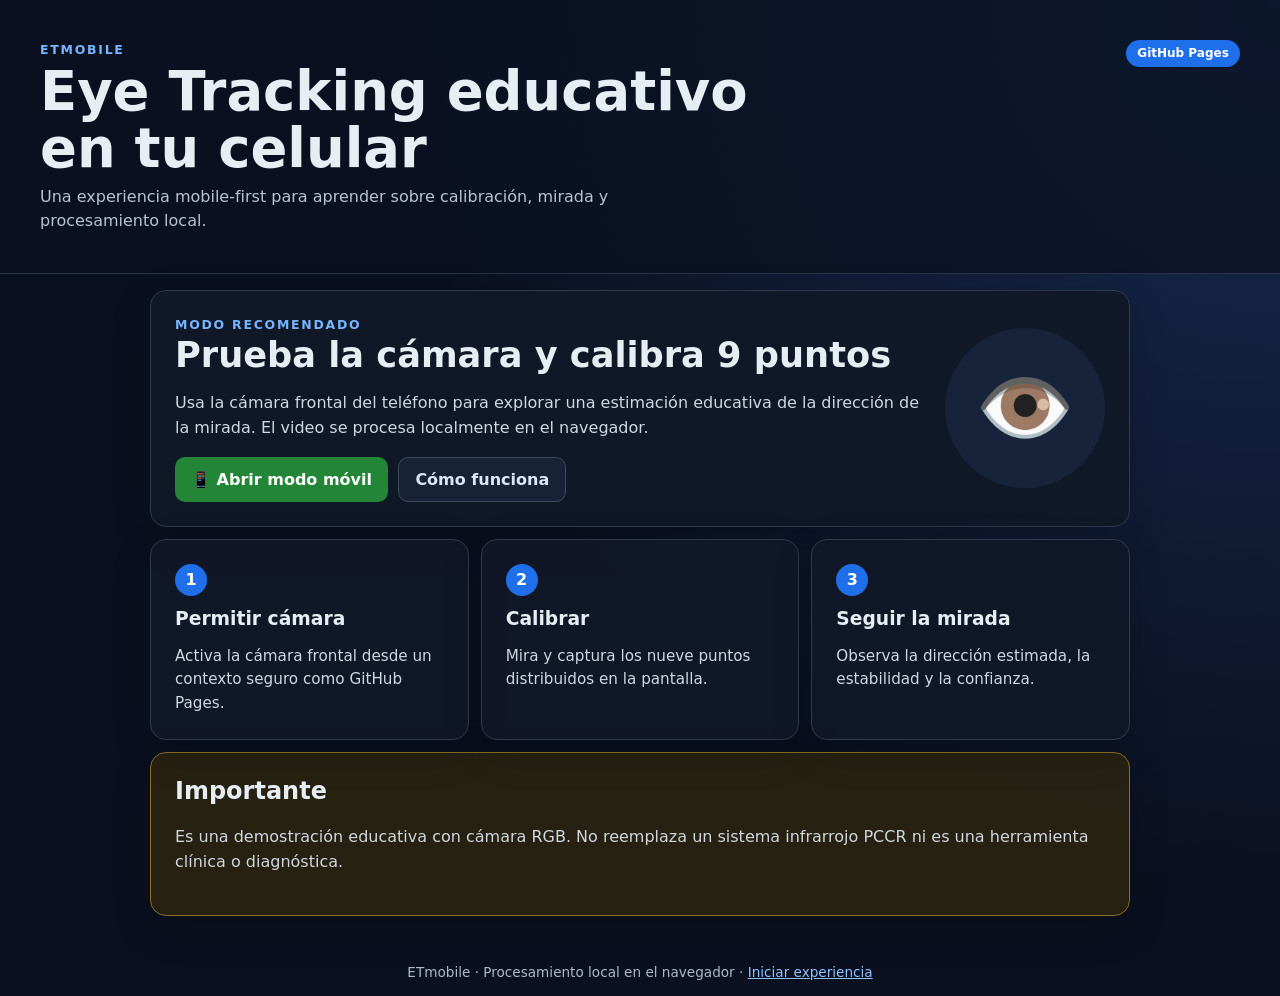
<file: index.html>
<!doctype html>
<html lang="es">
<head>
  <meta charset="utf-8">
  <meta name="viewport" content="width=device-width, initial-scale=1, viewport-fit=cover">
  <meta name="theme-color" content="#0b1020">
  <title>ETmobile · Eye Tracking educativo</title>
  <link rel="stylesheet" href="style.css">
</head>
<body>
  <header class="site-header">
    <div>
      <p class="eyebrow">ETmobile</p>
      <h1>Eye Tracking educativo en tu celular</h1>
      <p class="subtitle">Una experiencia mobile-first para aprender sobre calibración, mirada y procesamiento local.</p>
    </div>
    <span class="badge">GitHub Pages</span>
  </header>
  <main class="container">
    <section class="hero card">
      <div>
        <p class="eyebrow">Modo recomendado</p>
        <h2>Prueba la cámara y calibra 9 puntos</h2>
        <p>Usa la cámara frontal del teléfono para explorar una estimación educativa de la dirección de la mirada. El video se procesa localmente en el navegador.</p>
        <div class="actions"><a class="button primary" href="mobile_eye_tracking.html">📱 Abrir modo móvil</a><a class="button secondary" href="#como-funciona">Cómo funciona</a></div>
      </div>
      <div class="hero-visual" aria-hidden="true">👁️</div>
    </section>
    <section id="como-funciona" class="grid">
      <article class="card"><span class="number">1</span><h3>Permitir cámara</h3><p>Activa la cámara frontal desde un contexto seguro como GitHub Pages.</p></article>
      <article class="card"><span class="number">2</span><h3>Calibrar</h3><p>Mira y captura los nueve puntos distribuidos en la pantalla.</p></article>
      <article class="card"><span class="number">3</span><h3>Seguir la mirada</h3><p>Observa la dirección estimada, la estabilidad y la confianza.</p></article>
    </section>
    <section class="card notice"><h2>Importante</h2><p>Es una demostración educativa con cámara RGB. No reemplaza un sistema infrarrojo PCCR ni es una herramienta clínica o diagnóstica.</p></section>
  </main>
  <footer>ETmobile · Procesamiento local en el navegador · <a href="mobile_eye_tracking.html">Iniciar experiencia</a></footer>
</body>
</html>
</file>
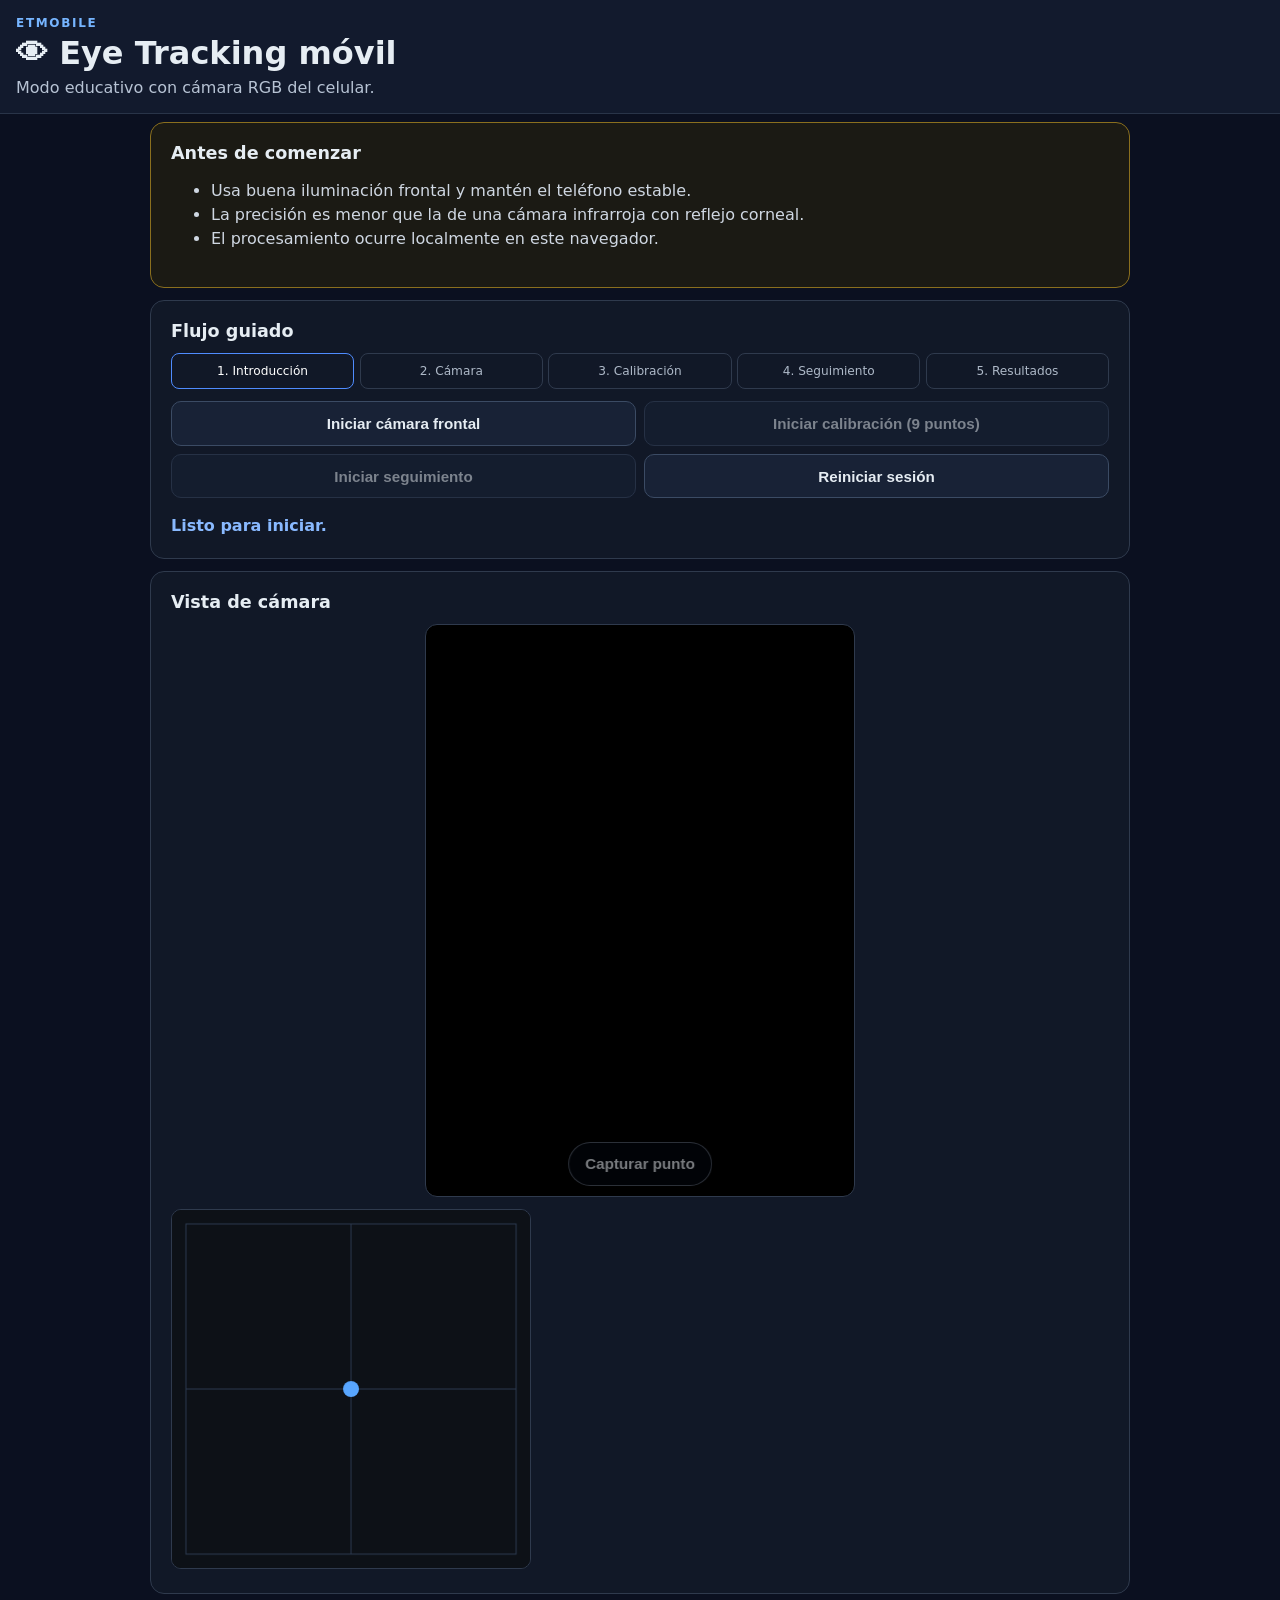
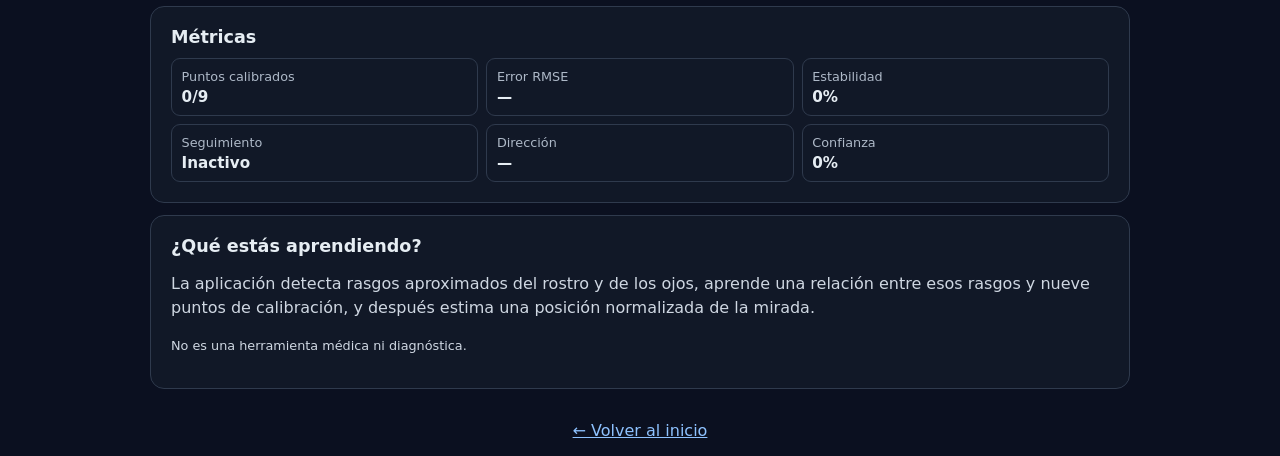
<file: mobile_eye_tracking.html>
<!doctype html>
<html lang="es">
<head><meta charset="utf-8"><meta name="viewport" content="width=device-width, initial-scale=1, viewport-fit=cover"><meta name="theme-color" content="#0b1020"><title>ETmobile · Modo móvil</title><link rel="stylesheet" href="mobile_eye_tracking.css"></head>
<body>
<header><p class="eyebrow">ETmobile</p><h1>👁 Eye Tracking móvil</h1><p>Modo educativo con cámara RGB del celular.</p></header>
<main>
<section class="card warning"><h2>Antes de comenzar</h2><ul><li>Usa buena iluminación frontal y mantén el teléfono estable.</li><li>La precisión es menor que la de una cámara infrarroja con reflejo corneal.</li><li>El procesamiento ocurre localmente en este navegador.</li></ul></section>
<section class="card"><h2>Flujo guiado</h2><ol id="stage-list"><li data-stage="intro" class="active">1. Introducción</li><li data-stage="camera">2. Cámara</li><li data-stage="calibration">3. Calibración</li><li data-stage="tracking">4. Seguimiento</li><li data-stage="results">5. Resultados</li></ol><div class="actions"><button id="btn-start-camera">Iniciar cámara frontal</button><button id="btn-start-calibration" disabled>Iniciar calibración (9 puntos)</button><button id="btn-start-tracking" disabled>Iniciar seguimiento</button><button id="btn-reset">Reiniciar sesión</button></div><p id="status" class="status">Listo para iniciar.</p></section>
<section class="card viewer"><h2>Vista de cámara</h2><div class="video-wrap"><video id="video" autoplay playsinline muted></video><canvas id="overlay"></canvas><div id="target" class="target hidden"></div><button id="btn-capture" class="capture-overlay-btn" disabled>Capturar punto</button></div><canvas id="plot" width="360" height="360"></canvas></section>
<section class="card metrics"><h2>Métricas</h2><div class="metrics-grid"><div><span>Puntos calibrados</span><strong id="m-cal-points">0/9</strong></div><div><span>Error RMSE</span><strong id="m-rmse">—</strong></div><div><span>Estabilidad</span><strong id="m-stability">—</strong></div><div><span>Seguimiento</span><strong id="m-tracking">Inactivo</strong></div><div><span>Dirección</span><strong id="m-direction">—</strong></div><div><span>Confianza</span><strong id="m-confidence">—</strong></div></div></section>
<section class="card"><h2>¿Qué estás aprendiendo?</h2><p>La aplicación detecta rasgos aproximados del rostro y de los ojos, aprende una relación entre esos rasgos y nueve puntos de calibración, y después estima una posición normalizada de la mirada.</p><p class="small">No es una herramienta médica ni diagnóstica.</p></section>
</main><footer><a href="index.html">← Volver al inicio</a></footer><script src="mobile_eye_tracking.js"></script>
</body></html>
</file>
<file: style.css>
* { box-sizing: border-box; }
:root { color-scheme: dark; font-family: system-ui, -apple-system, BlinkMacSystemFont, "Segoe UI", sans-serif; }
body { margin: 0; min-height: 100vh; background: radial-gradient(circle at top right, #172b52, #0b1020 55%); color: #e6edf3; }
.site-header { display: flex; justify-content: space-between; gap: 1rem; align-items: flex-start; padding: clamp(1rem, 4vw, 2.5rem); border-bottom: 1px solid #293448; background: rgba(10, 17, 32, .75); }
.site-header h1 { max-width: 760px; margin: .2rem 0 .5rem; font-size: clamp(1.8rem, 6vw, 3.4rem); line-height: 1.05; }
.subtitle { max-width: 650px; margin: 0; color: #b7c3d4; line-height: 1.5; }
.eyebrow { margin: 0; color: #76b5ff; font-size: .78rem; font-weight: 800; letter-spacing: .14em; text-transform: uppercase; }
.badge, .number { display: inline-flex; align-items: center; justify-content: center; border-radius: 999px; background: #1f6feb; color: white; font-weight: 700; }
.badge { padding: .4rem .7rem; font-size: .75rem; white-space: nowrap; }
.container { width: min(100% - 1.5rem, 980px); margin: 0 auto; padding: 1rem 0 2rem; }
.card { border: 1px solid #2f3a4d; border-radius: 16px; background: rgba(17, 24, 39, .9); padding: clamp(1rem, 4vw, 1.5rem); box-shadow: 0 12px 40px rgba(0,0,0,.16); }
.hero { display: grid; grid-template-columns: 1fr auto; gap: 1rem; align-items: center; }
h2, h3 { margin-top: 0; }
.hero h2 { margin-bottom: .6rem; font-size: clamp(1.45rem, 5vw, 2.2rem); }
p { color: #cfd7e2; line-height: 1.55; }
.hero-visual { display: grid; place-items: center; width: clamp(5rem, 20vw, 10rem); aspect-ratio: 1; border-radius: 50%; background: #16233a; font-size: clamp(2.5rem, 10vw, 5rem); }
.actions { display: flex; flex-wrap: wrap; gap: .65rem; margin-top: 1rem; }
.button { display: inline-flex; justify-content: center; align-items: center; min-height: 2.8rem; padding: .65rem 1rem; border-radius: 10px; text-decoration: none; font-weight: 700; }
.primary { background: #238636; color: white; }.secondary { background: #182236; border: 1px solid #3b4b64; color: #dce8f7; }
.grid { display: grid; grid-template-columns: repeat(3, 1fr); gap: .75rem; margin-top: .75rem; }.grid h3 { margin: .8rem 0 .3rem; }.grid p { margin-bottom: 0; font-size: .95rem; }
.number { width: 2rem; height: 2rem; }.notice { margin-top: .75rem; border-color: #8a6f1e; background: rgba(42, 35, 16, .9); }
footer { padding: 1rem; text-align: center; color: #aeb9c8; font-size: .85rem; } a { color: #8ec2ff; }
@media (max-width: 600px) { .site-header { flex-direction: column; }.hero { grid-template-columns: 1fr; }.hero-visual { width: 5rem; }.grid { grid-template-columns: 1fr; }.button { width: 100%; } }
</file>
<file: mobile_eye_tracking.css>
* { box-sizing: border-box; }
:root { color-scheme: dark; font-family: system-ui, -apple-system, BlinkMacSystemFont, "Segoe UI", sans-serif; }
body { margin: 0; min-height: 100vh; background: #0b1020; color: #e6edf3; }
header { padding: 1rem; background: #121a2d; border-bottom: 1px solid #293448; } header h1 { margin: .25rem 0 .4rem; font-size: clamp(1.35rem, 6vw, 2rem); } header p { margin: 0; color: #b7c3d4; }
.eyebrow { color: #76b5ff !important; font-size: .75rem; font-weight: 800; letter-spacing: .14em; text-transform: uppercase; }
main { width: min(100% - 1rem, 980px); margin: auto; padding: .5rem 0 1rem; display: grid; gap: .75rem; }
.card { background: #111827; border: 1px solid #2f3a4d; border-radius: 14px; padding: clamp(.85rem, 3vw, 1.25rem); } .card h2 { margin: 0 0 .7rem; font-size: 1.1rem; } .card p, .card li { color: #cfd7e2; line-height: 1.5; } .warning { border-color: #8a6f1e; background: #1b1a14; }
#stage-list { list-style: none; padding: 0; margin: 0 0 .75rem; display: grid; grid-template-columns: repeat(5, 1fr); gap: .35rem; } #stage-list li { padding: .5rem .25rem; border: 1px solid #2f3a4d; border-radius: 8px; color: #aeb9c8; font-size: .76rem; text-align: center; } #stage-list li.active { border-color: #4f8cff; color: #fff; } #stage-list li.done { border-color: #2f8f4a; color: #92e1ac; }
.actions { display: grid; grid-template-columns: repeat(2, 1fr); gap: .5rem; } button { min-height: 2.8rem; border: 1px solid #3b4b64; border-radius: 10px; background: #182236; color: #e6edf3; padding: .65rem; font-size: .95rem; font-weight: 650; } button:disabled { opacity: .5; } .status { margin-bottom: 0; color: #89b9ff !important; font-weight: 700; }
.video-wrap { position: relative; width: min(100%, 430px); margin: 0 auto; max-height: 70vh; min-height: 260px; aspect-ratio: 3 / 4; overflow: hidden; border: 1px solid #2f3a4d; border-radius: 12px; background: #000; contain: layout paint; } .video-wrap.is-calibrating { height: var(--locked-video-height, auto); } video, #overlay { position: absolute; inset: 0; width: 100%; height: 100%; object-fit: cover; } #plot { width: min(100%, 360px); height: auto; margin-top: .75rem; border: 1px solid #2f3a4d; border-radius: 10px; background: #0d1117; }
.target { position: absolute; width: 32px; height: 32px; border: 2px solid white; border-radius: 50%; background: rgba(95,168,255,.35); transform: translate(-50%, -50%); z-index: 5; } .target::before, .target::after { content: ''; position: absolute; left: 50%; top: 50%; background: #fff; transform: translate(-50%, -50%); } .target::before { width: 14px; height: 2px; } .target::after { width: 2px; height: 14px; } .capture-overlay-btn { position: absolute; left: 50%; bottom: max(.65rem, env(safe-area-inset-bottom)); transform: translateX(-50%); min-height: 2.75rem; padding: .7rem 1rem; border: 1px solid rgba(205, 224, 255, .8); border-radius: 999px; background: rgba(8, 17, 34, .62); backdrop-filter: blur(3px); color: #f3f8ff; z-index: 8; touch-action: manipulation; } .capture-overlay-btn.is-shift-left { left: .75rem; right: auto; transform: none; } .capture-overlay-btn.is-shift-right { left: auto; right: .75rem; transform: none; } .capture-overlay-btn:disabled { background: rgba(8, 17, 34, .45); border-color: rgba(171, 186, 211, .5); } .hidden { display: none; }
.metrics-grid { display: grid; grid-template-columns: repeat(3, 1fr); gap: .5rem; } .metrics-grid div { display: flex; flex-direction: column; gap: .25rem; padding: .6rem; border: 1px solid #2f3a4d; border-radius: 9px; } .metrics-grid span, .small { color: #aeb9c8; font-size: .8rem; } .metrics-grid strong { font-size: .95rem; }
footer { padding: 1rem; text-align: center; color: #aeb9c8; } a { color: #8ec2ff; }
@media (max-width: 560px) { #stage-list { grid-template-columns: 1fr; } #stage-list li { text-align: left; padding: .55rem .7rem; }.actions, .metrics-grid { grid-template-columns: 1fr 1fr; } }
@media (max-width: 380px) { .actions, .metrics-grid { grid-template-columns: 1fr; } }
</file>
